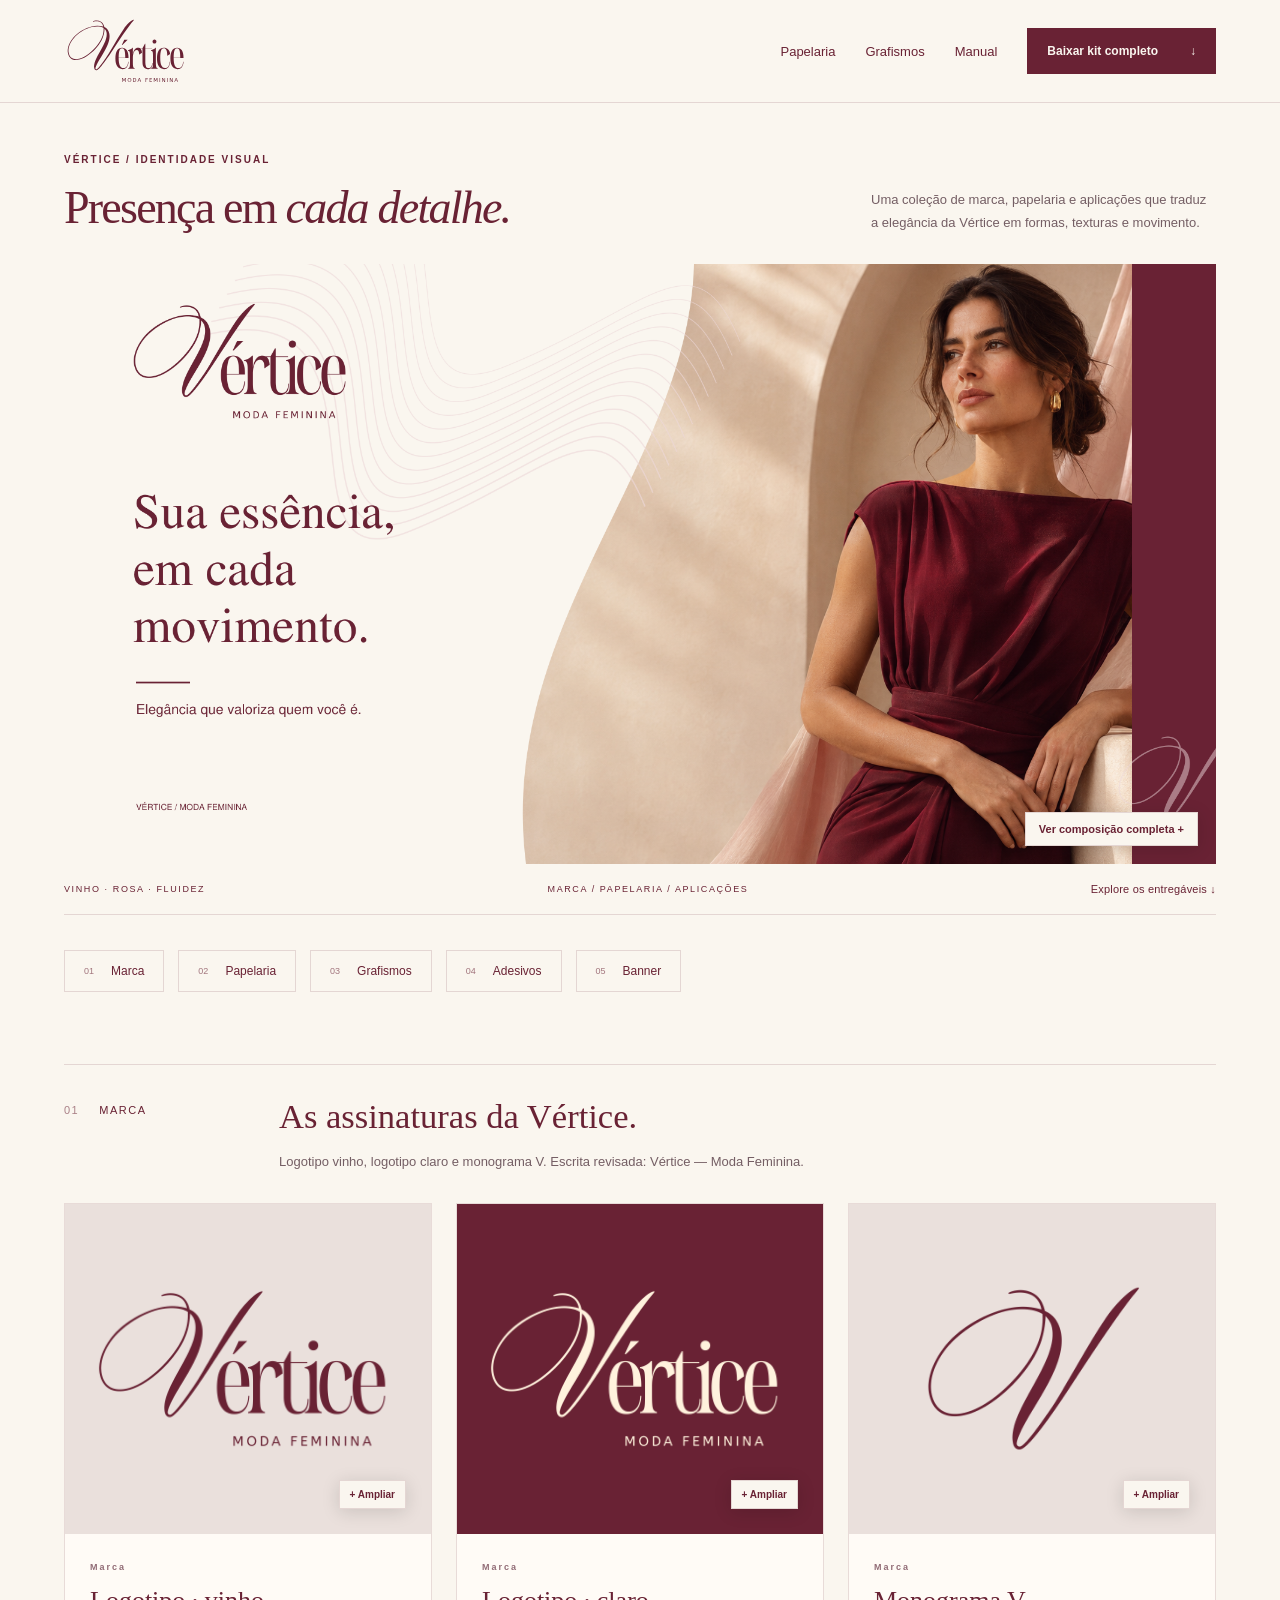
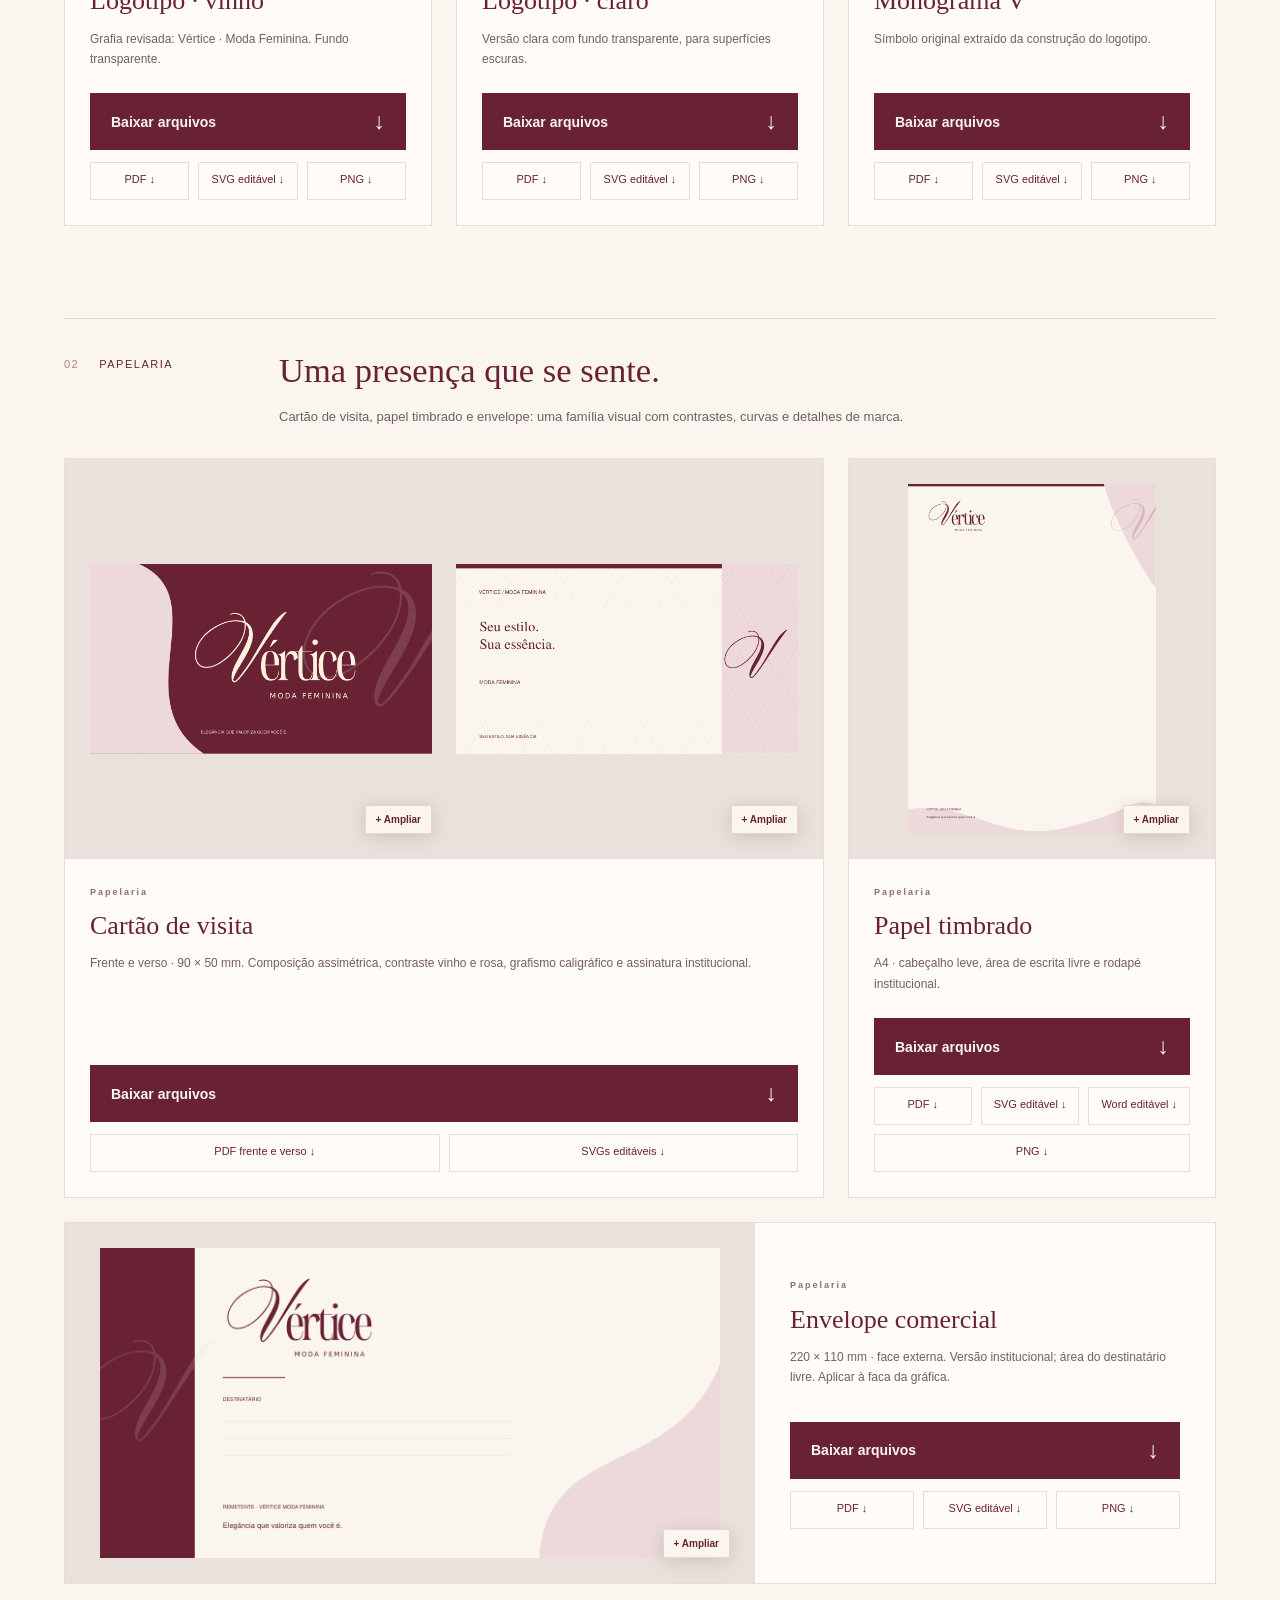
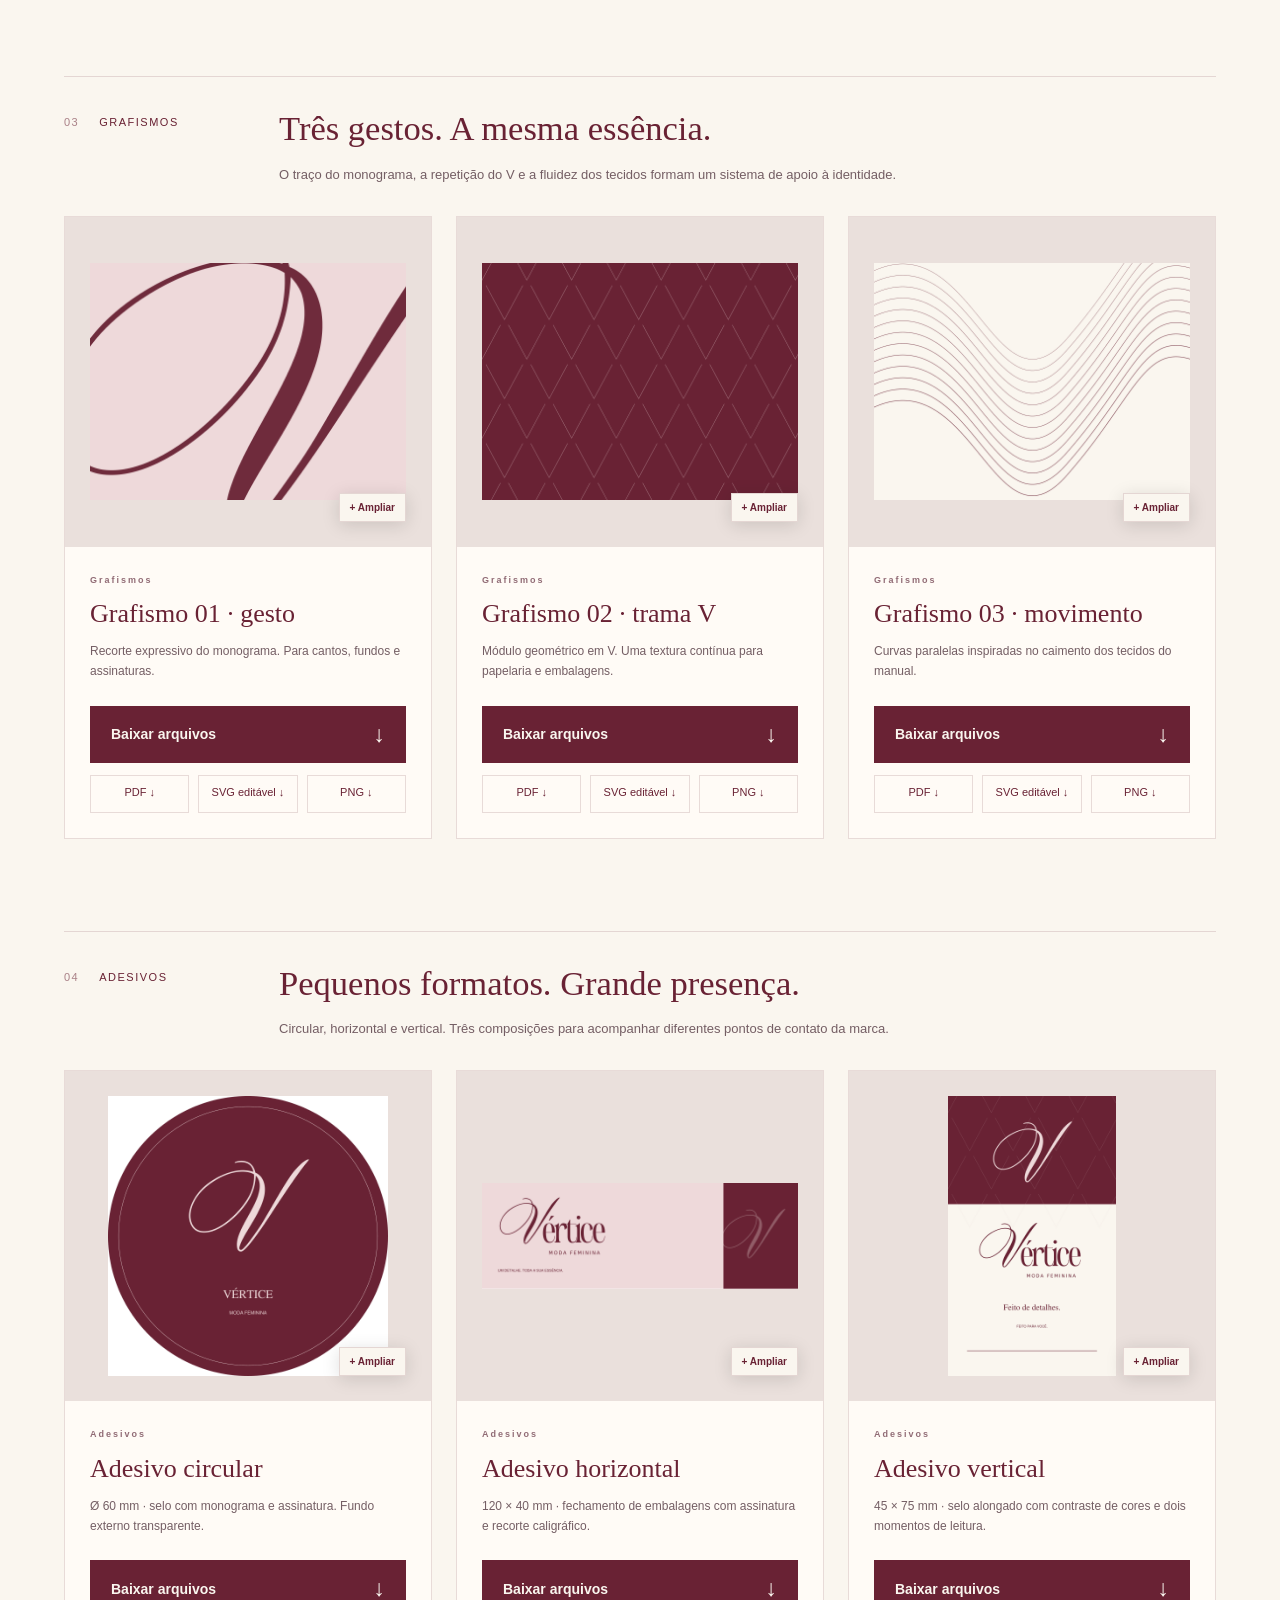
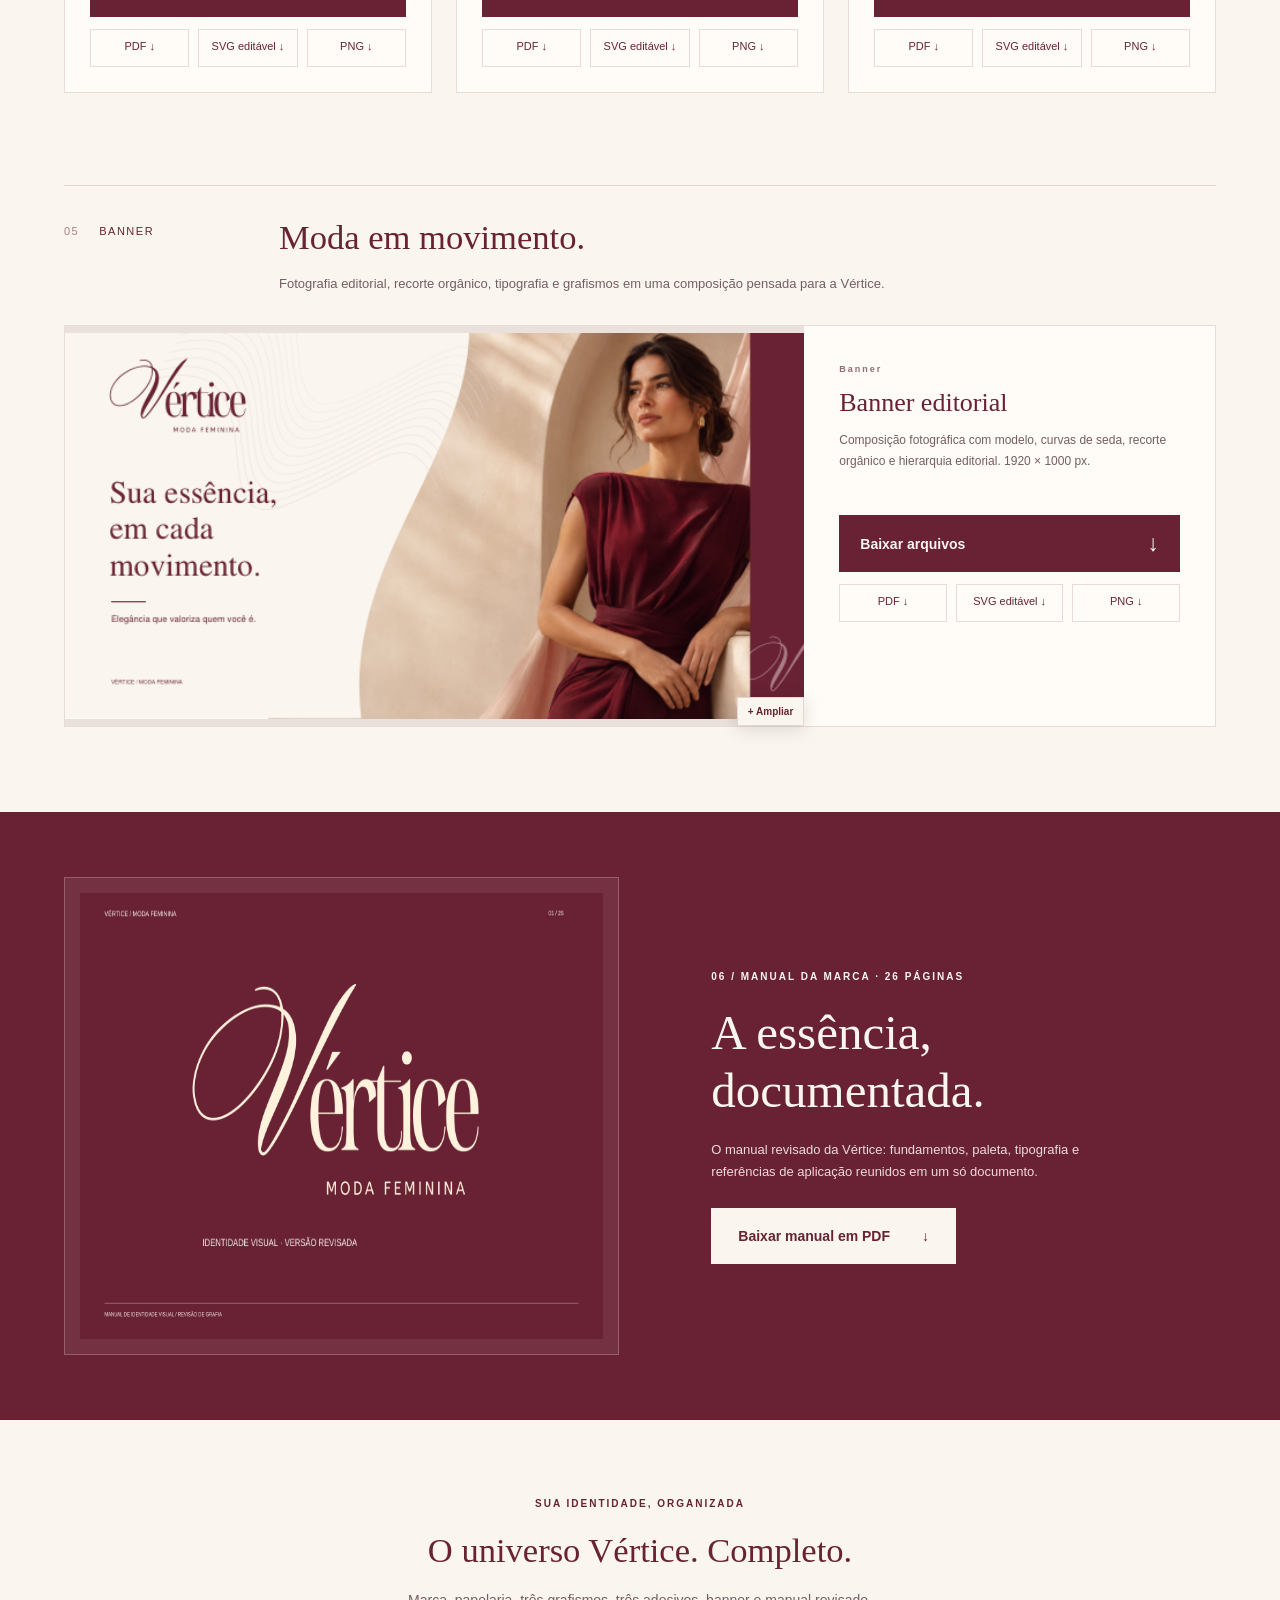
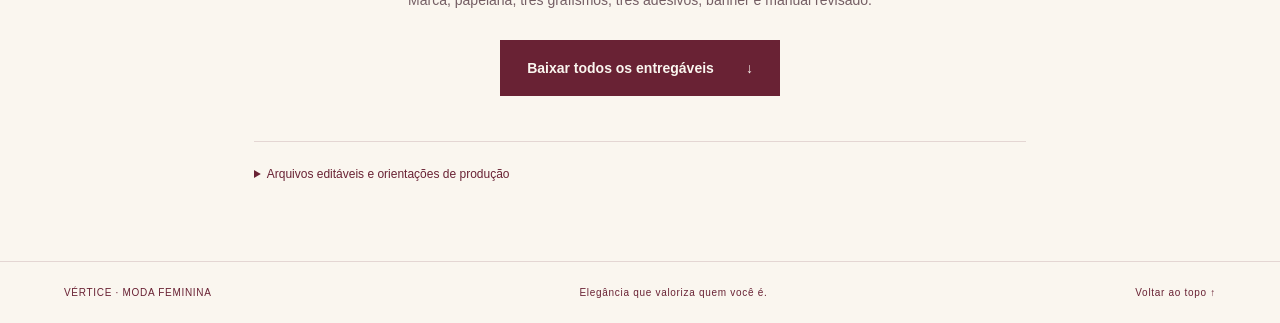
<file: index.html>
<!doctype html><html lang="pt-BR"><head><meta charset="UTF-8"><meta name="viewport" content="width=device-width,initial-scale=1"><meta name="theme-color" content="#692234"><meta name="description" content="Vértice: identidade visual, papelaria, grafismos, adesivos e banner editorial. Veja as peças e baixe seus arquivos."><title>Vértice — Identidade em cada detalhe</title><link rel="icon" href="assets/logo.svg" type="image/svg+xml"><link rel="stylesheet" href="style.css?v=5"></head><body>
<a class="skip" href="#marca">Ir aos entregáveis</a><header class="top"><a href="#inicio" aria-label="Vértice, início"><img class="brand" src="assets/logo.svg" alt="Vértice Moda Feminina" width="140" height="77"></a><nav aria-label="Navegação principal"><a href="#papelaria">Papelaria</a><a href="#grafismos">Grafismos</a><a href="#manual">Manual</a><a class="button compact" href="downloads/vertice-kit-completo.zip" download>Baixar kit completo <span>↓</span></a></nav></header>
<main id="inicio"><section class="hero"><div class="hero-heading"><div><span class="eyebrow">VÉRTICE / IDENTIDADE VISUAL</span><h1>Presença em <em>cada detalhe.</em></h1></div><p>Uma coleção de marca, papelaria e aplicações que traduz a elegância da Vértice em formas, texturas e movimento.</p></div><button class="hero-image preview-button" type="button" data-preview="downloads/banner-editorial.png" data-title="Banner editorial Vértice" aria-label="Ampliar o banner editorial"><img src="downloads/banner-editorial.png" alt="Banner Vértice com fotografia editorial, vestido vinho e curvas orgânicas" width="1920" height="1000" fetchpriority="high"><span class="zoom-label">Ver composição completa +</span></button><div class="hero-caption"><span>VINHO · ROSA · FLUIDEZ</span><span>MARCA / PAPELARIA / APLICAÇÕES</span><a href="#marca">Explore os entregáveis ↓</a></div></section>
<nav class="collection-nav" aria-label="Seções dos entregáveis"><a href="#marca"><span>01</span> Marca</a><a href="#papelaria"><span>02</span> Papelaria</a><a href="#grafismos"><span>03</span> Grafismos</a><a href="#adesivos"><span>04</span> Adesivos</a><a href="#banner"><span>05</span> Banner</a></nav>
<section class="collection-section" id="marca"><div class="section-heading"><div class="section-kicker"><span>01</span><span>Marca</span></div><div><h2>As assinaturas da Vértice.</h2><p>Logotipo vinho, logotipo claro e monograma V. Escrita revisada: Vértice — Moda Feminina.</p></div></div><div class="grid  "><article class="card  "><div class="preview  "><button class="preview-button" type="button" data-preview="downloads/logotipo-vinho.png" data-title="Logotipo · vinho" aria-label="Ampliar Logotipo · vinho"><img src="assets/logotipo-vinho.png" alt="Logotipo · vinho" loading="lazy" width="1200" height="660"><span class="zoom-label">+ Ampliar</span></button></div><div class="card-body"><span class="eyebrow">Marca</span><h3>Logotipo · vinho</h3><p>Grafia revisada: Vértice · Moda Feminina. Fundo transparente.</p><a class="download-main" href="downloads/logotipo-vinho.zip" download><span>Baixar arquivos</span><span aria-hidden="true">↓</span></a><div class="formats"><a href="downloads/logotipo-vinho.pdf" download>PDF  ↓</a><a href="downloads/logotipo-vinho.svg" download>SVG editável ↓</a><a href="downloads/logotipo-vinho.png" download>PNG ↓</a></div></div></article><article class="card  "><div class="preview  dark-preview"><button class="preview-button" type="button" data-preview="downloads/logotipo-claro.png" data-title="Logotipo · claro" aria-label="Ampliar Logotipo · claro"><img src="assets/logotipo-claro.png" alt="Logotipo · claro" loading="lazy" width="1200" height="660"><span class="zoom-label">+ Ampliar</span></button></div><div class="card-body"><span class="eyebrow">Marca</span><h3>Logotipo · claro</h3><p>Versão clara com fundo transparente, para superfícies escuras.</p><a class="download-main" href="downloads/logotipo-claro.zip" download><span>Baixar arquivos</span><span aria-hidden="true">↓</span></a><div class="formats"><a href="downloads/logotipo-claro.pdf" download>PDF  ↓</a><a href="downloads/logotipo-claro.svg" download>SVG editável ↓</a><a href="downloads/logotipo-claro.png" download>PNG ↓</a></div></div></article><article class="card  "><div class="preview  "><button class="preview-button" type="button" data-preview="downloads/monograma.png" data-title="Monograma V" aria-label="Ampliar Monograma V"><img src="assets/monograma.png" alt="Monograma V" loading="lazy" width="800" height="800"><span class="zoom-label">+ Ampliar</span></button></div><div class="card-body"><span class="eyebrow">Marca</span><h3>Monograma V</h3><p>Símbolo original extraído da construção do logotipo.</p><a class="download-main" href="downloads/monograma.zip" download><span>Baixar arquivos</span><span aria-hidden="true">↓</span></a><div class="formats"><a href="downloads/monograma.pdf" download>PDF  ↓</a><a href="downloads/monograma.svg" download>SVG editável ↓</a><a href="downloads/monograma.png" download>PNG ↓</a></div></div></article></div></section><section class="collection-section" id="papelaria"><div class="section-heading"><div class="section-kicker"><span>02</span><span>Papelaria</span></div><div><h2>Uma presença que se sente.</h2><p>Cartão de visita, papel timbrado e envelope: uma família visual com contrastes, curvas e detalhes de marca.</p></div></div><div class="grid stationery-grid "><article class="card paired "><div class="preview double "><button class="preview-button" type="button" data-preview="downloads/cartao-frente.png" data-title="Cartão de visita · frente" aria-label="Ampliar Cartão de visita · frente"><img src="assets/cartao-frente.png" alt="Cartão de visita · frente" loading="lazy" width="1080" height="600"><span class="zoom-label">+ Ampliar</span></button><button class="preview-button" type="button" data-preview="downloads/cartao-verso.png" data-title="Cartão de visita · verso" aria-label="Ampliar Cartão de visita · verso"><img src="assets/cartao-verso.png" alt="Cartão de visita · verso" loading="lazy" width="1080" height="600"><span class="zoom-label">+ Ampliar</span></button></div><div class="card-body"><span class="eyebrow">Papelaria</span><h3>Cartão de visita</h3><p>Frente e verso · 90 × 50 mm. Composição assimétrica, contraste vinho e rosa, grafismo caligráfico e assinatura institucional.</p><a class="download-main" href="downloads/cartao-visita.zip" download><span>Baixar arquivos</span><span aria-hidden="true">↓</span></a><div class="formats"><a href="downloads/cartao-visita-frente-verso.pdf" download>PDF frente e verso ↓</a><a href="downloads/cartao-visita.zip" download>SVGs editáveis ↓</a></div></div></article><article class="card  "><div class="preview  "><button class="preview-button" type="button" data-preview="downloads/papel-timbrado.png" data-title="Papel timbrado" aria-label="Ampliar Papel timbrado"><img src="assets/papel-timbrado.png" alt="Papel timbrado" loading="lazy" width="1240" height="1754"><span class="zoom-label">+ Ampliar</span></button></div><div class="card-body"><span class="eyebrow">Papelaria</span><h3>Papel timbrado</h3><p>A4 · cabeçalho leve, área de escrita livre e rodapé institucional.</p><a class="download-main" href="downloads/papel-timbrado.zip" download><span>Baixar arquivos</span><span aria-hidden="true">↓</span></a><div class="formats"><a href="downloads/papel-timbrado.pdf" download>PDF  ↓</a><a href="downloads/papel-timbrado.svg" download>SVG editável ↓</a><a href="downloads/papel-timbrado.docx" download>Word editável ↓</a><a href="downloads/papel-timbrado.png" download>PNG ↓</a></div></div></article><article class="card  "><div class="preview  "><button class="preview-button" type="button" data-preview="downloads/envelope.png" data-title="Envelope comercial" aria-label="Ampliar Envelope comercial"><img src="assets/envelope.png" alt="Envelope comercial" loading="lazy" width="1440" height="720"><span class="zoom-label">+ Ampliar</span></button></div><div class="card-body"><span class="eyebrow">Papelaria</span><h3>Envelope comercial</h3><p>220 × 110 mm · face externa. Versão institucional; área do destinatário livre. Aplicar à faca da gráfica.</p><a class="download-main" href="downloads/envelope.zip" download><span>Baixar arquivos</span><span aria-hidden="true">↓</span></a><div class="formats"><a href="downloads/envelope.pdf" download>PDF  ↓</a><a href="downloads/envelope.svg" download>SVG editável ↓</a><a href="downloads/envelope.png" download>PNG ↓</a></div></div></article></div></section><section class="collection-section" id="grafismos"><div class="section-heading"><div class="section-kicker"><span>03</span><span>Grafismos</span></div><div><h2>Três gestos. A mesma essência.</h2><p>O traço do monograma, a repetição do V e a fluidez dos tecidos formam um sistema de apoio à identidade.</p></div></div><div class="grid  "><article class="card  "><div class="preview  "><button class="preview-button" type="button" data-preview="downloads/grafismo-gesto.png" data-title="Grafismo 01 · gesto" aria-label="Ampliar Grafismo 01 · gesto"><img src="assets/grafismo-gesto.png" alt="Grafismo 01 · gesto" loading="lazy" width="1200" height="900"><span class="zoom-label">+ Ampliar</span></button></div><div class="card-body"><span class="eyebrow">Grafismos</span><h3>Grafismo 01 · gesto</h3><p>Recorte expressivo do monograma. Para cantos, fundos e assinaturas.</p><a class="download-main" href="downloads/grafismo-gesto.zip" download><span>Baixar arquivos</span><span aria-hidden="true">↓</span></a><div class="formats"><a href="downloads/grafismo-gesto.pdf" download>PDF  ↓</a><a href="downloads/grafismo-gesto.svg" download>SVG editável ↓</a><a href="downloads/grafismo-gesto.png" download>PNG ↓</a></div></div></article><article class="card  "><div class="preview  "><button class="preview-button" type="button" data-preview="downloads/grafismo-trama.png" data-title="Grafismo 02 · trama V" aria-label="Ampliar Grafismo 02 · trama V"><img src="assets/grafismo-trama.png" alt="Grafismo 02 · trama V" loading="lazy" width="1200" height="900"><span class="zoom-label">+ Ampliar</span></button></div><div class="card-body"><span class="eyebrow">Grafismos</span><h3>Grafismo 02 · trama V</h3><p>Módulo geométrico em V. Uma textura contínua para papelaria e embalagens.</p><a class="download-main" href="downloads/grafismo-trama.zip" download><span>Baixar arquivos</span><span aria-hidden="true">↓</span></a><div class="formats"><a href="downloads/grafismo-trama.pdf" download>PDF  ↓</a><a href="downloads/grafismo-trama.svg" download>SVG editável ↓</a><a href="downloads/grafismo-trama.png" download>PNG ↓</a></div></div></article><article class="card  "><div class="preview  "><button class="preview-button" type="button" data-preview="downloads/grafismo-seda.png" data-title="Grafismo 03 · movimento" aria-label="Ampliar Grafismo 03 · movimento"><img src="assets/grafismo-seda.png" alt="Grafismo 03 · movimento" loading="lazy" width="1200" height="900"><span class="zoom-label">+ Ampliar</span></button></div><div class="card-body"><span class="eyebrow">Grafismos</span><h3>Grafismo 03 · movimento</h3><p>Curvas paralelas inspiradas no caimento dos tecidos do manual.</p><a class="download-main" href="downloads/grafismo-seda.zip" download><span>Baixar arquivos</span><span aria-hidden="true">↓</span></a><div class="formats"><a href="downloads/grafismo-seda.pdf" download>PDF  ↓</a><a href="downloads/grafismo-seda.svg" download>SVG editável ↓</a><a href="downloads/grafismo-seda.png" download>PNG ↓</a></div></div></article></div></section><section class="collection-section" id="adesivos"><div class="section-heading"><div class="section-kicker"><span>04</span><span>Adesivos</span></div><div><h2>Pequenos formatos. Grande presença.</h2><p>Circular, horizontal e vertical. Três composições para acompanhar diferentes pontos de contato da marca.</p></div></div><div class="grid  "><article class="card  "><div class="preview  "><button class="preview-button" type="button" data-preview="downloads/adesivo-circular.png" data-title="Adesivo circular" aria-label="Ampliar Adesivo circular"><img src="assets/adesivo-circular.png" alt="Adesivo circular" loading="lazy" width="900" height="900"><span class="zoom-label">+ Ampliar</span></button></div><div class="card-body"><span class="eyebrow">Adesivos</span><h3>Adesivo circular</h3><p>Ø 60 mm · selo com monograma e assinatura. Fundo externo transparente.</p><a class="download-main" href="downloads/adesivo-circular.zip" download><span>Baixar arquivos</span><span aria-hidden="true">↓</span></a><div class="formats"><a href="downloads/adesivo-circular.pdf" download>PDF  ↓</a><a href="downloads/adesivo-circular.svg" download>SVG editável ↓</a><a href="downloads/adesivo-circular.png" download>PNG ↓</a></div></div></article><article class="card  "><div class="preview  "><button class="preview-button" type="button" data-preview="downloads/adesivo-horizontal.png" data-title="Adesivo horizontal" aria-label="Ampliar Adesivo horizontal"><img src="assets/adesivo-horizontal.png" alt="Adesivo horizontal" loading="lazy" width="1440" height="480"><span class="zoom-label">+ Ampliar</span></button></div><div class="card-body"><span class="eyebrow">Adesivos</span><h3>Adesivo horizontal</h3><p>120 × 40 mm · fechamento de embalagens com assinatura e recorte caligráfico.</p><a class="download-main" href="downloads/adesivo-horizontal.zip" download><span>Baixar arquivos</span><span aria-hidden="true">↓</span></a><div class="formats"><a href="downloads/adesivo-horizontal.pdf" download>PDF  ↓</a><a href="downloads/adesivo-horizontal.svg" download>SVG editável ↓</a><a href="downloads/adesivo-horizontal.png" download>PNG ↓</a></div></div></article><article class="card  "><div class="preview  "><button class="preview-button" type="button" data-preview="downloads/adesivo-vertical.png" data-title="Adesivo vertical" aria-label="Ampliar Adesivo vertical"><img src="assets/adesivo-vertical.png" alt="Adesivo vertical" loading="lazy" width="660" height="1100"><span class="zoom-label">+ Ampliar</span></button></div><div class="card-body"><span class="eyebrow">Adesivos</span><h3>Adesivo vertical</h3><p>45 × 75 mm · selo alongado com contraste de cores e dois momentos de leitura.</p><a class="download-main" href="downloads/adesivo-vertical.zip" download><span>Baixar arquivos</span><span aria-hidden="true">↓</span></a><div class="formats"><a href="downloads/adesivo-vertical.pdf" download>PDF  ↓</a><a href="downloads/adesivo-vertical.svg" download>SVG editável ↓</a><a href="downloads/adesivo-vertical.png" download>PNG ↓</a></div></div></article></div></section><section class="collection-section" id="banner"><div class="section-heading"><div class="section-kicker"><span>05</span><span>Banner</span></div><div><h2>Moda em movimento.</h2><p>Fotografia editorial, recorte orgânico, tipografia e grafismos em uma composição pensada para a Vértice.</p></div></div><div class="grid  wide-grid"><article class="card  banner-card"><div class="preview  "><button class="preview-button" type="button" data-preview="downloads/banner-editorial.png" data-title="Banner editorial" aria-label="Ampliar Banner editorial"><img src="assets/banner-editorial.png" alt="Banner editorial" loading="lazy" width="1920" height="1000"><span class="zoom-label">+ Ampliar</span></button></div><div class="card-body"><span class="eyebrow">Banner</span><h3>Banner editorial</h3><p>Composição fotográfica com modelo, curvas de seda, recorte orgânico e hierarquia editorial. 1920 × 1000 px.</p><a class="download-main" href="downloads/banner-editorial.zip" download><span>Baixar arquivos</span><span aria-hidden="true">↓</span></a><div class="formats"><a href="downloads/banner-editorial.pdf" download>PDF  ↓</a><a href="downloads/banner-editorial.svg" download>SVG editável ↓</a><a href="downloads/banner-editorial.png" download>PNG ↓</a></div></div></article></div></section>
<section class="manual" id="manual"><div class="manual-image"><img src="assets/manual.png" alt="Capa do manual de identidade visual Vértice" loading="lazy" width="792" height="446"></div><div><span class="eyebrow">06 / MANUAL DA MARCA · 26 PÁGINAS</span><h2>A essência,<br>documentada.</h2><p>O manual revisado da Vértice: fundamentos, paleta, tipografia e referências de aplicação reunidos em um só documento.</p><a class="button light" href="downloads/manual-identidade-visual-vertice.pdf" download>Baixar manual em PDF <span>↓</span></a></div></section>
<section class="closing"><span class="eyebrow">SUA IDENTIDADE, ORGANIZADA</span><h2>O universo Vértice. Completo.</h2><p>Marca, papelaria, três grafismos, três adesivos, banner e manual revisado.</p><a class="button" href="downloads/vertice-kit-completo.zip" download>Baixar todos os entregáveis <span>↓</span></a><details><summary>Arquivos editáveis e orientações de produção</summary><p>Esta é a versão institucional da papelaria, sem dados pessoais. Os arquivos SVG permitem edição; os PDFs físicos estão em tamanho final e RGB, sem sangria. Antes da impressão, valide contatos, cores, sangria e faca com a gráfica.</p><p>A grafia do logotipo foi corrigida em curvas: Vértice — Moda Feminina. Os novos textos usam Georgia e Arial como fontes de apoio; os arquivos completos das fontes indicadas no manual não foram fornecidos. A fotografia do banner foi criada com IA para esta composição.</p><a href="downloads/LEIA-ME.txt" download>Baixar orientações completas ↓</a></details></section></main>
<footer><span>VÉRTICE · MODA FEMININA</span><span>Elegância que valoriza quem você é.</span><a href="#inicio">Voltar ao topo ↑</a></footer>
<dialog id="preview-dialog" aria-labelledby="preview-title"><div class="dialog-bar"><h2 id="preview-title">Prévia</h2><button id="close-preview" type="button" aria-label="Fechar prévia">Fechar ✕</button></div><div class="dialog-image"><img id="preview-image" src="assets/cartao-frente.png" alt=""></div><a class="button" id="preview-download" href="downloads/cartao-frente.png" download>Baixar esta imagem <span>↓</span></a></dialog><script src="app.js?v=5"></script></body></html>
</file>
<file: style.css>
:root{--wine:#692234;--pink:#eed9da;--cream:#faf6ef;--muted:#745e64;--border:#69223426}*{box-sizing:border-box}html{scroll-behavior:smooth;scroll-padding-top:24px}body{margin:0;background:var(--cream);color:var(--wine);font-family:Arial,sans-serif}body.modal-open{overflow:hidden}a{color:inherit;text-decoration:none}a:focus-visible,button:focus-visible,summary:focus-visible{outline:3px solid #ae6a3a;outline-offset:5px}img{max-width:100%;display:block}button{font:inherit;cursor:pointer}h1,h2,h3,p{margin:0}h1,h2,h3{font-family:Georgia,serif;font-weight:400}p{line-height:1.7}.top{max-width:1600px;margin:auto;padding:16px 5%;display:flex;align-items:center;justify-content:space-between;border-bottom:1px solid var(--border)}.brand{width:128px;height:70px;object-fit:contain}.top nav{display:flex;align-items:center;gap:30px;font-size:13px}.button,.download-main{display:inline-flex;align-items:center;justify-content:space-between;gap:32px;background:var(--wine);color:var(--cream);padding:19px 26px;font-size:14px;font-weight:600;min-height:56px;border:1px solid var(--wine);transition:background .2s}.button:hover,.download-main:hover{background:#471422}.compact{padding:13px 19px;min-height:46px;font-size:12px}.hero{max-width:1600px;padding:48px 5% 0;margin:auto}.eyebrow{font-size:10px;letter-spacing:2px;font-weight:600;display:block;line-height:1.8}.hero-heading{display:flex;justify-content:space-between;align-items:end;gap:40px;margin-bottom:30px}h1{font-size:clamp(35px,3.6vw,55px);line-height:1.12;letter-spacing:-1.8px;margin-top:13px}h1 em{font-weight:400}.hero-heading p{font-size:13px;color:var(--muted);max-width:345px}.hero-image{width:100%;border:0;padding:0;background:var(--pink);display:block;position:relative;overflow:hidden}.hero-image img{width:100%;height:auto}.zoom-label{position:absolute;bottom:18px;right:18px;background:var(--cream);color:var(--wine);box-shadow:0 3px 18px #0002;border:1px solid var(--border);padding:10px 13px;font-size:11px;font-weight:600}.hero-caption{display:flex;align-items:center;justify-content:space-between;gap:16px;padding:19px 0;font-size:9px;letter-spacing:1.6px;border-bottom:1px solid var(--border)}.hero-caption a{font-size:11px;letter-spacing:.2px}.collection-nav{max-width:1600px;margin:0 auto;padding:35px 5% 20px;display:flex;gap:14px;flex-wrap:wrap}.collection-nav a{display:flex;gap:17px;align-items:center;padding:13px 19px;border:1px solid var(--border);font-size:12px}.collection-nav a:hover{background:var(--pink)}.collection-nav span{font-size:9px;opacity:.6}.collection-section{max-width:1600px;padding:52px 5% 40px;margin:auto}.section-heading{display:grid;grid-template-columns:180px 1fr;gap:35px;border-top:1px solid var(--border);padding-top:31px;margin-bottom:30px}.section-kicker{display:flex;gap:20px;font-size:11px;text-transform:uppercase;letter-spacing:1.5px;padding-top:8px}.section-kicker>span:first-child{opacity:.55}h2{font-size:clamp(30px,2.7vw,42px);line-height:1.2}.section-heading p{max-width:700px;color:var(--muted);font-size:13px;margin-top:14px}.grid{display:grid;grid-template-columns:repeat(3,minmax(0,1fr));gap:24px}.card{border:1px solid var(--border);min-width:0;background:#fffbf6;display:flex;flex-direction:column}.preview{height:330px;position:relative;display:flex;background:#eae0dc;padding:25px;align-items:center;justify-content:center;gap:20px}.preview-button{padding:0;border:0;background:transparent;position:relative;width:100%;height:100%;display:flex;align-items:center;justify-content:center;min-width:0}.preview-button img{width:100%;height:100%;object-fit:contain;transition:transform .25s}.preview-button:hover img{transform:scale(1.025)}.preview .zoom-label{font-size:10px;padding:8px 10px;bottom:0;right:0}.dark-preview{background:var(--wine)}.card-body{padding:25px;display:flex;flex-direction:column;flex:1}.card .eyebrow{font-size:9px;color:#916b75}.card h3{font-size:26px;line-height:1.2;margin:10px 0 12px}.card p{font-size:12px;color:var(--muted);margin-bottom:24px}.download-main{display:flex;width:100%;margin-top:auto;font-size:14px;min-height:54px;padding:16px 20px}.download-main>span:last-child{font-size:23px;font-weight:400;line-height:1}.formats{display:flex;flex-wrap:wrap;gap:9px;margin-top:12px}.formats a{border:1px solid var(--border);font-size:11px;padding:10px 12px;flex:1;text-align:center;white-space:nowrap;min-height:38px}.formats a:hover{background:var(--pink)}.stationery-grid .paired{grid-column:span 2}.paired .double{display:grid;grid-template-columns:1fr 1fr;height:400px;gap:24px}.stationery-grid .card:not(.paired) .preview{height:400px}.stationery-grid .card:last-child{grid-column:1/-1;display:grid;grid-template-columns:1.5fr 1fr}.stationery-grid .card:last-child .preview{height:360px}.stationery-grid .card:last-child .card-body{justify-content:center;padding:35px}.stationery-grid .card:last-child .download-main{margin-top:10px}.wide-grid{display:block}.banner-card{display:grid;grid-template-columns:1.8fr 1fr}.banner-card .preview{height:400px;padding:0}.banner-card .card-body{padding:35px}.banner-card .download-main{margin-top:20px}.manual{background:var(--wine);color:var(--cream);padding:65px max(5%,calc((100vw - 1440px)/2));display:grid;grid-template-columns:1.1fr 1fr;gap:8%;align-items:center;margin-top:45px}.manual-image{padding:15px;background:#eed9da15;border:1px solid #eed9da44}.manual h2{font-size:49px;margin:18px 0}.manual p{font-size:13px;max-width:410px;color:var(--pink);margin-bottom:25px}.light{background:var(--cream);color:var(--wine);border-color:var(--cream)}.light:hover{background:var(--pink)}.closing{text-align:center;padding:75px 5%;max-width:900px;margin:auto}.closing h2{margin:17px 0}.closing>p{font-size:14px;color:var(--muted)}.closing>.button{margin-top:28px}details{text-align:left;border-top:1px solid var(--border);margin-top:45px;padding-top:22px;font-size:12px;line-height:1.8}summary{cursor:pointer}details p{margin:20px 0}details a{text-decoration:underline}footer{padding:25px 5%;border-top:1px solid var(--border);display:flex;justify-content:space-between;gap:22px;font-size:10px;letter-spacing:.7px}.skip{position:absolute;top:-100px;left:10px;padding:15px;background:var(--wine);color:white;z-index:5}.skip:focus{top:10px}dialog{border:1px solid var(--border);background:var(--cream);color:var(--wine);padding:25px;max-width:1100px;width:92vw;max-height:94vh}dialog::backdrop{background:#271216d9;backdrop-filter:blur(5px)}.dialog-bar{display:flex;justify-content:space-between;gap:20px;align-items:center;margin-bottom:20px}.dialog-bar h2{font-size:25px}.dialog-bar button{border:1px solid var(--border);background:var(--pink);color:var(--wine);padding:12px 16px;font-size:12px}.dialog-image{display:flex;justify-content:center;align-items:center;max-height:65vh;background:#eae0dc;padding:15px}.dialog-image img{max-height:60vh;width:auto;max-width:100%;object-fit:contain}dialog>.button{margin-top:18px;font-size:12px;min-height:46px;padding:12px 18px}@media(max-width:1050px){.top nav{gap:18px}.hero-heading{display:block}.hero-heading p{max-width:650px;margin-top:18px}.grid{gap:15px}.preview{height:260px;padding:18px}.card-body{padding:18px}.card h3{font-size:23px}.formats{gap:5px}.formats a{padding:10px 8px;font-size:10px}.paired .double{grid-template-columns:1fr;height:500px}.stationery-grid .card:not(.paired) .preview{height:500px}.banner-card{grid-template-columns:1.5fr 1fr}.banner-card .preview{height:auto;min-height:360px}.section-heading{grid-template-columns:130px 1fr;gap:20px}}@media(max-width:740px){.top{padding:12px 5%}.brand{width:100px;height:55px}.top nav>a:not(.button){display:none}.compact{font-size:11px;padding:12px 14px;gap:15px}.hero{padding-top:30px}.hero-heading{margin-bottom:22px}h1{font-size:37px;letter-spacing:-1.2px}.hero-heading p{font-size:12px}.hero-image img{height:auto;min-height:0}.hero-image .zoom-label{right:8px;bottom:8px;font-size:9px;padding:7px 8px}.hero-caption{flex-wrap:wrap;font-size:8px;letter-spacing:.7px}.hero-caption>span:nth-child(2){display:none}.collection-nav{gap:8px;padding-top:24px}.collection-nav a{padding:11px 12px;font-size:11px;gap:8px}.collection-section{padding-top:35px;padding-bottom:15px}.section-heading{display:block;padding-top:22px;margin-bottom:23px}.section-kicker{margin-bottom:18px;padding-top:0}.section-heading p{font-size:12px}.grid{grid-template-columns:1fr;gap:22px}.preview{height:340px;padding:22px}.card-body{padding:23px}.card h3{font-size:27px}.download-main{font-size:15px;min-height:58px}.formats a{font-size:11px;min-height:42px}.stationery-grid .paired{grid-column:auto}.paired .double{grid-template-columns:1fr;height:510px;gap:22px}.stationery-grid .card:not(.paired) .preview{height:430px}.stationery-grid .card:last-child{grid-column:auto;display:flex}.stationery-grid .card:last-child .preview{height:270px}.stationery-grid .card:last-child .card-body{padding:23px}.banner-card{display:flex}.banner-card .preview{min-height:0;height:auto;padding:0}.banner-card .preview-button{height:auto;display:block}.banner-card .preview img{width:100%;height:auto}.banner-card .preview .zoom-label{bottom:10px;right:10px}.banner-card .card-body{padding:23px}.manual{grid-template-columns:1fr;padding:45px 6%;gap:28px;margin-top:35px}.manual h2{font-size:42px}.manual .button{width:100%;font-size:13px;padding:17px 19px}.closing{padding:55px 6%}.closing h2{font-size:34px}.closing>.button{width:100%;padding:17px 20px;font-size:13px}.closing>p{font-size:13px}footer{flex-direction:column;gap:14px}dialog{padding:16px;width:96vw}.dialog-bar h2{font-size:21px}.dialog-bar button{font-size:11px;padding:10px}.dialog-image{padding:8px}}@media(prefers-reduced-motion:reduce){html{scroll-behavior:auto}*{transition:none!important}}
</file>
